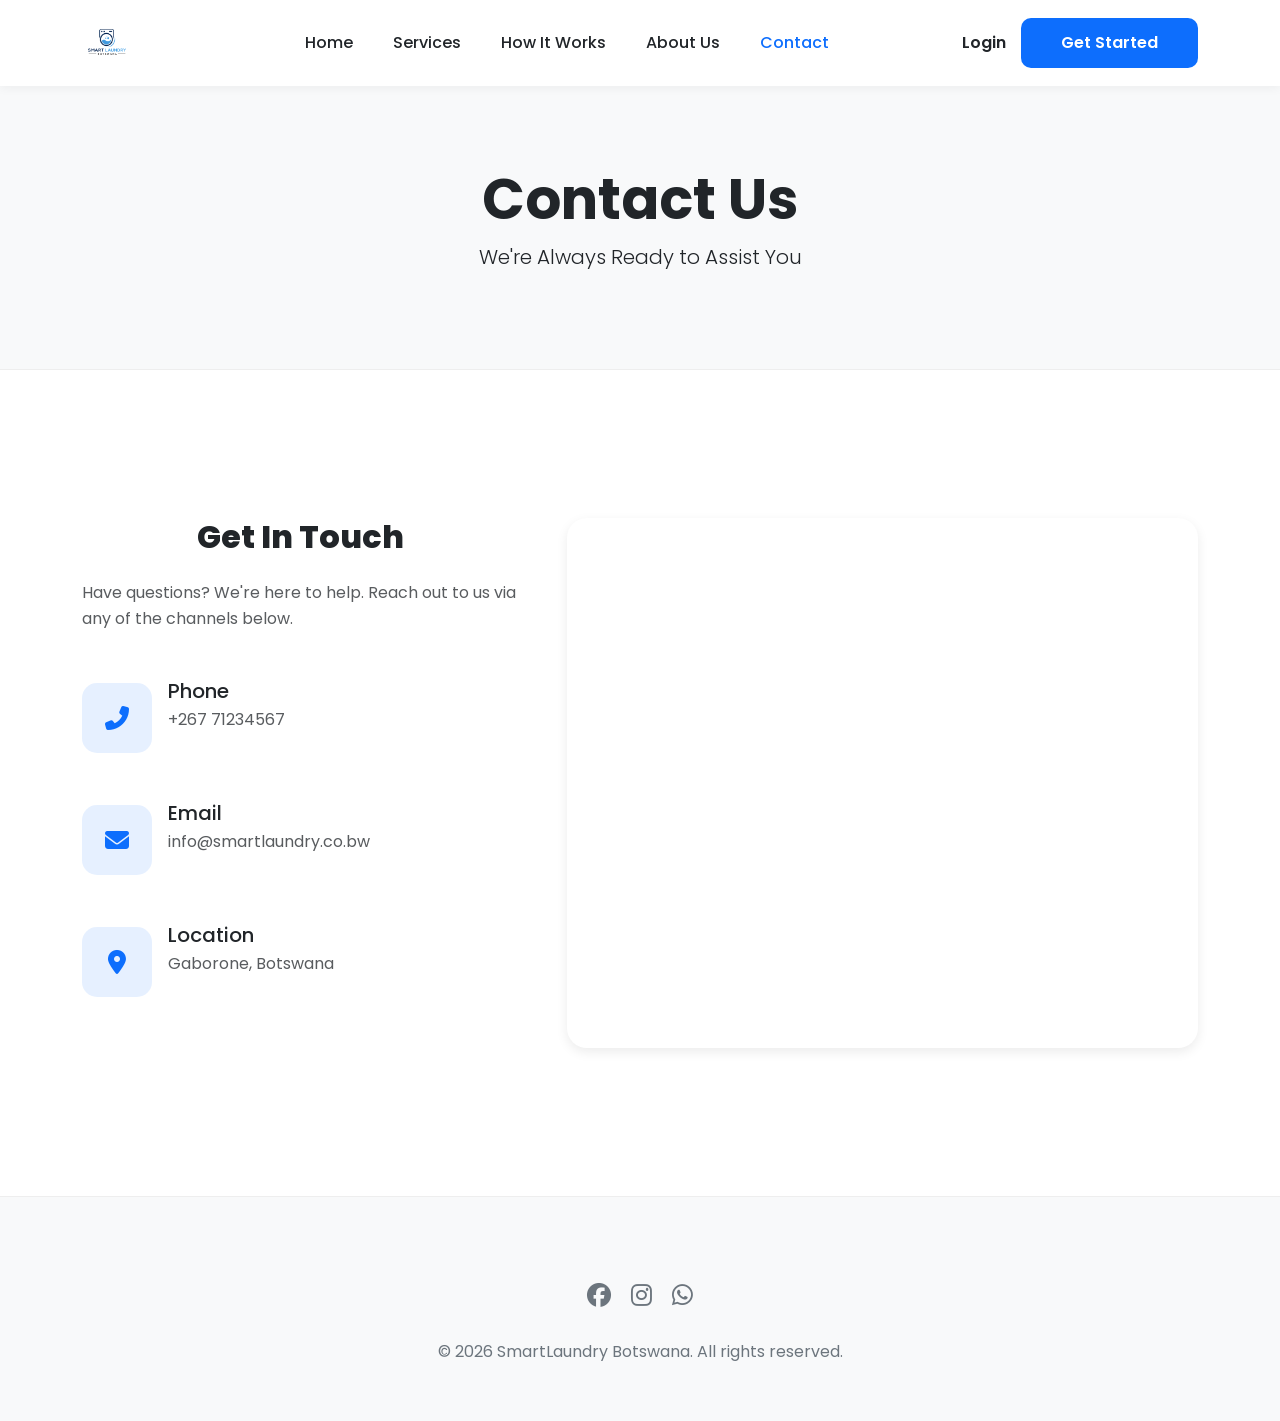
<file: contact.html>
<!DOCTYPE html>
<html lang="en">
<head>
  <meta charset="UTF-8">
  <meta name="viewport" content="width=device-width, initial-scale=1.0">
  <title>Contact Us - SmartLaundry</title>
  <link href="https://cdn.jsdelivr.net/npm/bootstrap@5.3.0/dist/css/bootstrap.min.css" rel="stylesheet">
  <link rel="stylesheet" href="https://cdnjs.cloudflare.com/ajax/libs/font-awesome/6.4.0/css/all.min.css">
  <link rel="stylesheet" href="styles.css">
</head>
<body>

<!-- NAVBAR -->
<nav class="navbar navbar-expand-lg sticky-top">
  <div class="container">
    <a class="navbar-brand" href="index.html">
      <img src="images/SBLLogo.png" alt="SmartLaundry Botswana Logo">
    </a>

    <button class="navbar-toggler" type="button" data-bs-toggle="collapse" data-bs-target="#nav">
      <span class="navbar-toggler-icon"></span>
    </button>

    <div class="collapse navbar-collapse" id="nav">
      <ul class="navbar-nav mx-auto">
        <li class="nav-item"><a class="nav-link" href="index.html">Home</a></li>
        <li class="nav-item"><a class="nav-link" href="services.html">Services</a></li>
        <li class="nav-item"><a class="nav-link" href="how-it-works.html">How It Works</a></li>
        <li class="nav-item"><a class="nav-link" href="about-us.html">About Us</a></li>
        <li class="nav-item"><a class="nav-link active" href="contact.html">Contact</a></li>
      </ul>
      <div class="d-flex align-items-center">
        <a href="#" class="btn-login">Login</a>
        <a href="order.html" class="btn btn-primary">Get Started</a>
      </div>
    </div>
  </div>
</nav>

<header class="page-header">
  <div class="container">
    <h1 class="display-4 fw-bold">Contact Us</h1>
    <p class="lead">We're Always Ready to Assist You</p>
  </div>
</header>
<section class="container my-5">
  <div class="row g-5">
    <div class="col-md-5">
      <h2 class="mb-4">Get In Touch</h2>
      <p class="text-muted mb-5">Have questions? We're here to help. Reach out to us via any of the channels below.</p>
      
      <div class="d-flex mb-4">
        <div class="feature-icon fs-4 me-3 mt-1"><i class="fas fa-phone-alt"></i></div>
        <div>
          <h5 class="mb-1">Phone</h5>
          <p class="text-muted">+267 71234567</p>
        </div>
      </div>
      
      <div class="d-flex mb-4">
        <div class="feature-icon fs-4 me-3 mt-1"><i class="fas fa-envelope"></i></div>
        <div>
          <h5 class="mb-1">Email</h5>
          <p class="text-muted">info@smartlaundry.co.bw</p>
        </div>
      </div>
      
      <div class="d-flex">
        <div class="feature-icon fs-4 me-3 mt-1"><i class="fas fa-map-marker-alt"></i></div>
        <div>
          <h5 class="mb-1">Location</h5>
          <p class="text-muted">Gaborone, Botswana</p>
        </div>
      </div>
    </div>
    
    <div class="col-md-7">
      <div class="card overflow-hidden">
        <iframe 
          src="https://maps.google.com/maps?q=Gaborone&t=&z=13&ie=UTF8&iwloc=&output=embed"
          width="100%" height="450" style="border:0;" allowfullscreen="" loading="lazy">
        </iframe>
      </div>
    </div>
  </div>
</section>

<footer class="text-center">
  <div class="container">
    <div class="mb-4">
      <a href="#" class="me-3 fs-4"><i class="fab fa-facebook"></i></a>
      <a href="#" class="me-3 fs-4"><i class="fab fa-instagram"></i></a>
      <a href="#" class="fs-4"><i class="fab fa-whatsapp"></i></a>
    </div>
    <p>&copy; 2026 SmartLaundry Botswana. All rights reserved.</p>
  </div>
</footer>

<script src="https://cdn.jsdelivr.net/npm/bootstrap@5.3.0/dist/js/bootstrap.bundle.min.js"></script>
</body>
</html>
</file>
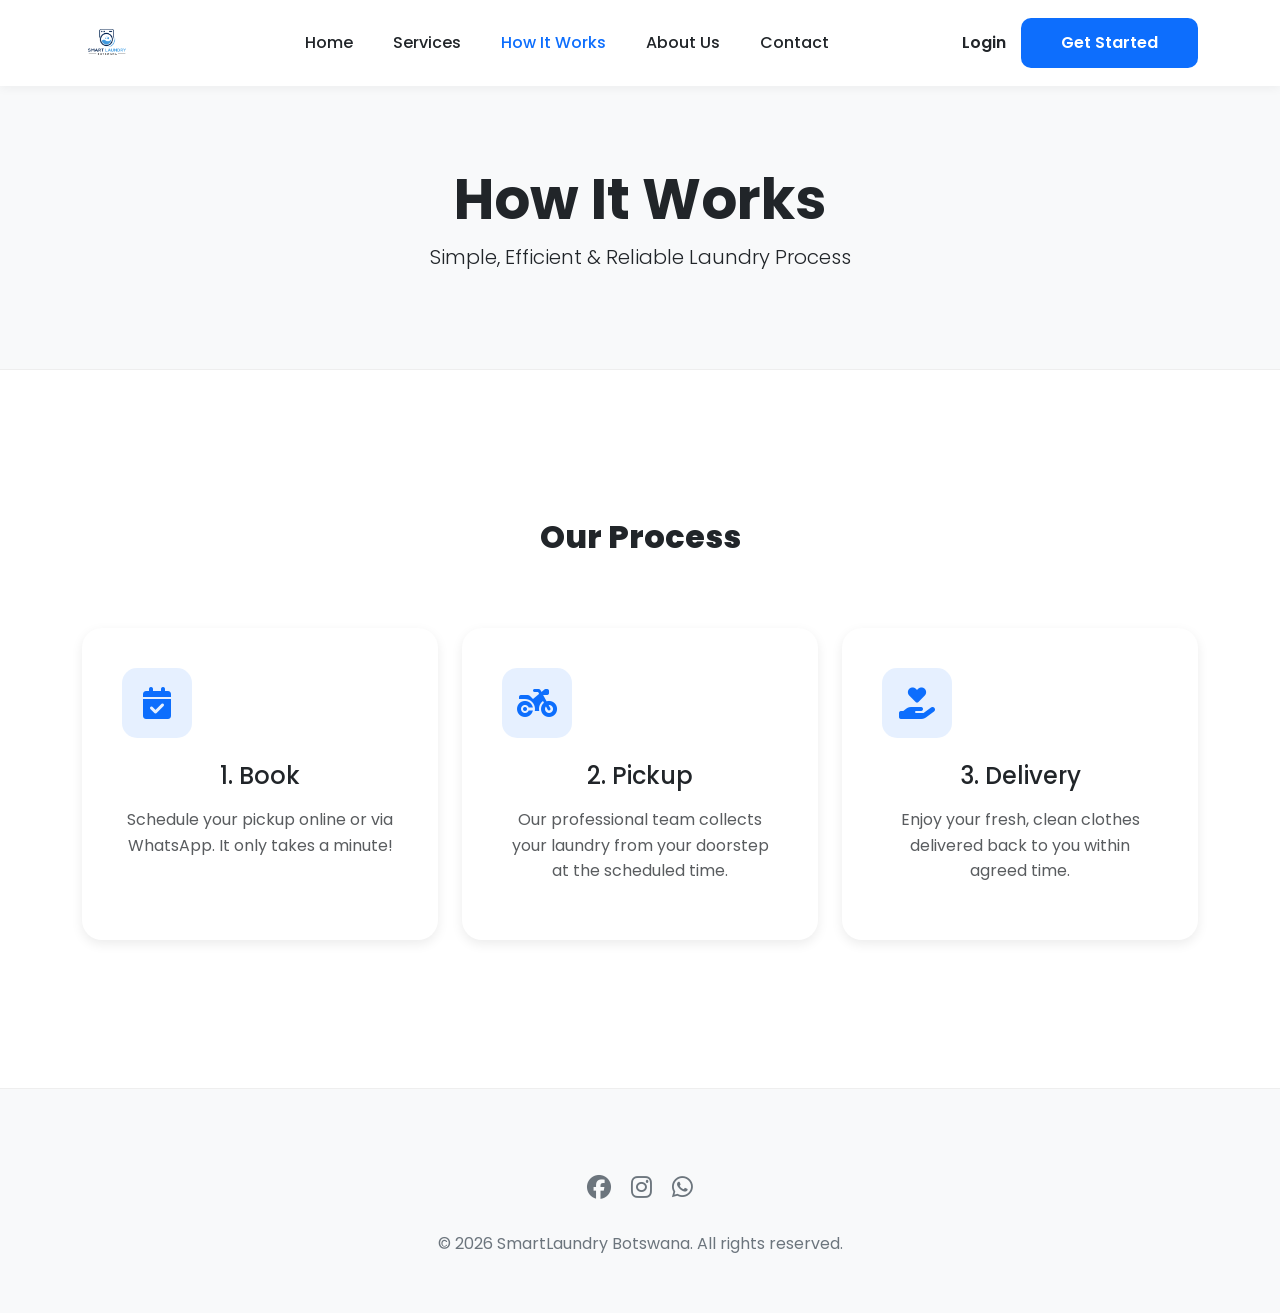
<file: how-it-works.html>
<!DOCTYPE html>
<html lang="en">
<head>
  <meta charset="UTF-8">
  <meta name="viewport" content="width=device-width, initial-scale=1.0">
  <title>How It Works - SmartLaundry</title>
  <link href="https://cdn.jsdelivr.net/npm/bootstrap@5.3.0/dist/css/bootstrap.min.css" rel="stylesheet">
  <link rel="stylesheet" href="https://cdnjs.cloudflare.com/ajax/libs/font-awesome/6.4.0/css/all.min.css">
  <link rel="stylesheet" href="styles.css">
</head>
<body>

<!-- NAVBAR -->
<nav class="navbar navbar-expand-lg sticky-top">
  <div class="container">
    <a class="navbar-brand" href="index.html">
      <img src="images/SBLLogo.png" alt="SmartLaundry Botswana Logo">
    </a>

    <button class="navbar-toggler" type="button" data-bs-toggle="collapse" data-bs-target="#nav">
      <span class="navbar-toggler-icon"></span>
    </button>

    <div class="collapse navbar-collapse" id="nav">
      <ul class="navbar-nav mx-auto">
        <li class="nav-item"><a class="nav-link" href="index.html">Home</a></li>
        <li class="nav-item"><a class="nav-link" href="services.html">Services</a></li>
        <li class="nav-item"><a class="nav-link active" href="how-it-works.html">How It Works</a></li>
        <li class="nav-item"><a class="nav-link" href="about-us.html">About Us</a></li>
        <li class="nav-item"><a class="nav-link" href="contact.html">Contact</a></li>
      </ul>
      <div class="d-flex align-items-center">
        <a href="#" class="btn-login">Login</a>
        <a href="order.html" class="btn btn-primary">Get Started</a>
      </div>
    </div>
  </div>
</nav>

<header class="page-header">
  <div class="container">
    <h1 class="display-4 fw-bold">How It Works</h1>
    <p class="lead">Simple, Efficient & Reliable Laundry Process</p>
  </div>
</header>
<section class="container my-5 text-center">
  <h2 class="mb-5">Our Process</h2>

  <div class="row g-4 mt-2">
    <div class="col-md-4">
      <div class="card h-100 p-4">
        <div class="feature-icon"><i class="fas fa-calendar-check"></i></div>
        <h4 class="mb-3">1. Book</h4>
        <p class="text-muted">Schedule your pickup online or via WhatsApp. It only takes a minute!</p>
      </div>
    </div>

    <div class="col-md-4">
      <div class="card h-100 p-4">
        <div class="feature-icon"><i class="fas fa-motorcycle"></i></div>
        <h4 class="mb-3">2. Pickup</h4>
        <p class="text-muted">Our professional team collects your laundry from your doorstep at the scheduled time.</p>
      </div>
    </div>

    <div class="col-md-4">
      <div class="card h-100 p-4">
        <div class="feature-icon"><i class="fas fa-hand-holding-heart"></i></div>
        <h4 class="mb-3">3. Delivery</h4>
        <p class="text-muted">Enjoy your fresh, clean clothes delivered back to you within agreed time.</p>
      </div>
    </div>
  </div>
</section>

<footer class="text-center">
  <div class="container">
    <div class="mb-4">
      <a href="#" class="me-3 fs-4"><i class="fab fa-facebook"></i></a>
      <a href="#" class="me-3 fs-4"><i class="fab fa-instagram"></i></a>
      <a href="#" class="fs-4"><i class="fab fa-whatsapp"></i></a>
    </div>
    <p>&copy; 2026 SmartLaundry Botswana. All rights reserved.</p>
  </div>
</footer>

<script src="https://cdn.jsdelivr.net/npm/bootstrap@5.3.0/dist/js/bootstrap.bundle.min.js"></script>
</body>
</html>
</file>
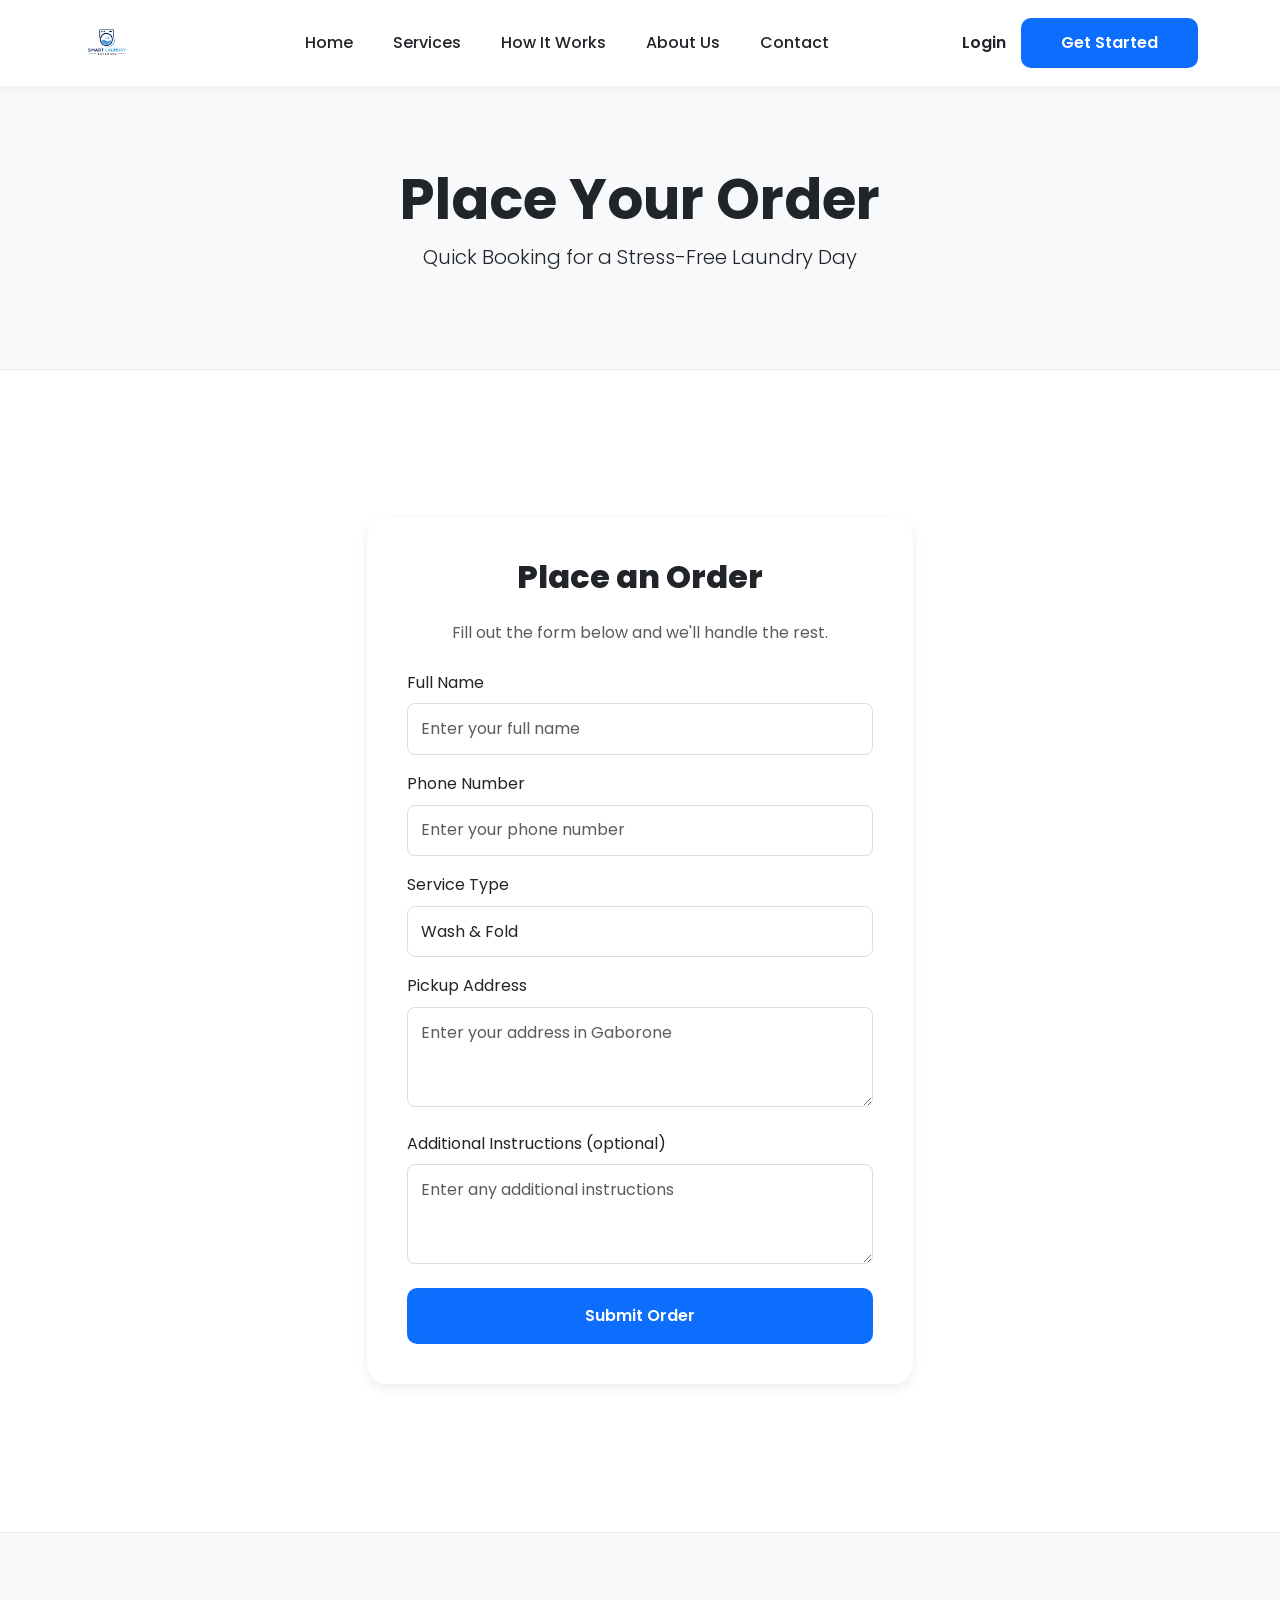
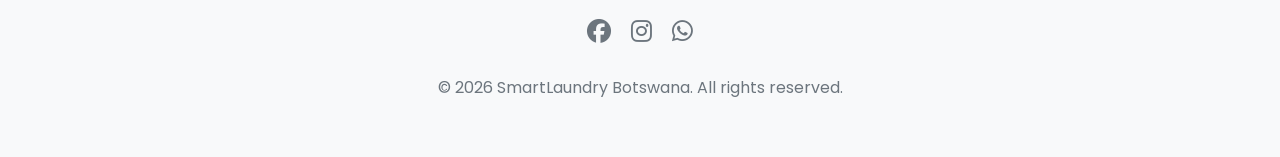
<file: order.html>
<!DOCTYPE html>
<html lang="en">
<head>
  <meta charset="UTF-8">
  <meta name="viewport" content="width=device-width, initial-scale=1.0">
  <title>Order - SmartLaundry</title>
  <link href="https://cdn.jsdelivr.net/npm/bootstrap@5.3.0/dist/css/bootstrap.min.css" rel="stylesheet">
  <link rel="stylesheet" href="https://cdnjs.cloudflare.com/ajax/libs/font-awesome/6.4.0/css/all.min.css">
  <link rel="stylesheet" href="styles.css">
</head>
<body>

<!-- NAVBAR -->
<nav class="navbar navbar-expand-lg sticky-top">
  <div class="container">
    <a class="navbar-brand" href="index.html">
      <img src="images/SBLLogo.png" alt="SmartLaundry Botswana Logo">
    </a>

    <button class="navbar-toggler" type="button" data-bs-toggle="collapse" data-bs-target="#nav">
      <span class="navbar-toggler-icon"></span>
    </button>

    <div class="collapse navbar-collapse" id="nav">
      <ul class="navbar-nav mx-auto">
        <li class="nav-item"><a class="nav-link" href="index.html">Home</a></li>
        <li class="nav-item"><a class="nav-link" href="services.html">Services</a></li>
        <li class="nav-item"><a class="nav-link" href="how-it-works.html">How It Works</a></li>
        <li class="nav-item"><a class="nav-link" href="about-us.html">About Us</a></li>
        <li class="nav-item"><a class="nav-link" href="contact.html">Contact</a></li>
      </ul>
      <div class="d-flex align-items-center">
        <a href="#" class="btn-login">Login</a>
        <a href="order.html" class="btn btn-primary">Get Started</a>
      </div>
    </div>
  </div>
</nav>

<header class="page-header">
  <div class="container">
    <h1 class="display-4 fw-bold">Place Your Order</h1>
    <p class="lead">Quick Booking for a Stress-Free Laundry Day</p>
  </div>
</header>
<section class="container my-5">
  <div class="row justify-content-center">
    <div class="col-md-6">
      <div class="card p-5">
        <h2 class="text-center mb-4">Place an Order</h2>
        <p class="text-center text-muted mb-4">Fill out the form below and we'll handle the rest.</p>
        
        <form id="orderForm">
          <div class="mb-3">
            <label class="form-label">Full Name</label>
            <input type="text" class="form-control" placeholder="Enter your full name" required>
          </div>
          <div class="mb-3">
            <label class="form-label">Phone Number</label>
            <input type="tel" class="form-control" placeholder="Enter your phone number" required>
          </div>
          <div class="mb-3">
            <label class="form-label">Service Type</label>
            <select class="form-control" id="serviceSelect">
              <option>Wash & Fold</option>
              <option>Wash & Iron</option>
              <option>Express Service</option>
            </select>
          </div>
          <div class="mb-4">
            <label class="form-label">Pickup Address</label>
            <textarea class="form-control" rows="3" placeholder="Enter your address in Gaborone"></textarea>
          </div>
          <div class="mb-4">
            <label class="form-label">Additional Instructions (optional)</label>
            <textarea class="form-control" rows="3" placeholder="Enter any additional instructions"></textarea>
          </div>
          <button type="submit" class="btn btn-primary w-100 py-3">Submit Order</button>
        </form>
      </div>
    </div>
  </div>
</section>

<footer class="text-center">
  <div class="container">
    <div class="mb-4">
      <a href="#" class="me-3 fs-4"><i class="fab fa-facebook"></i></a>
      <a href="#" class="me-3 fs-4"><i class="fab fa-instagram"></i></a>
      <a href="#" class="fs-4"><i class="fab fa-whatsapp"></i></a>
    </div>
    <p>&copy; 2026 SmartLaundry Botswana. All rights reserved.</p>
  </div>
</footer>

<script src="https://cdn.jsdelivr.net/npm/bootstrap@5.3.0/dist/js/bootstrap.bundle.min.js"></script>
<script src="script.js"></script>
</body>
</html>
</file>
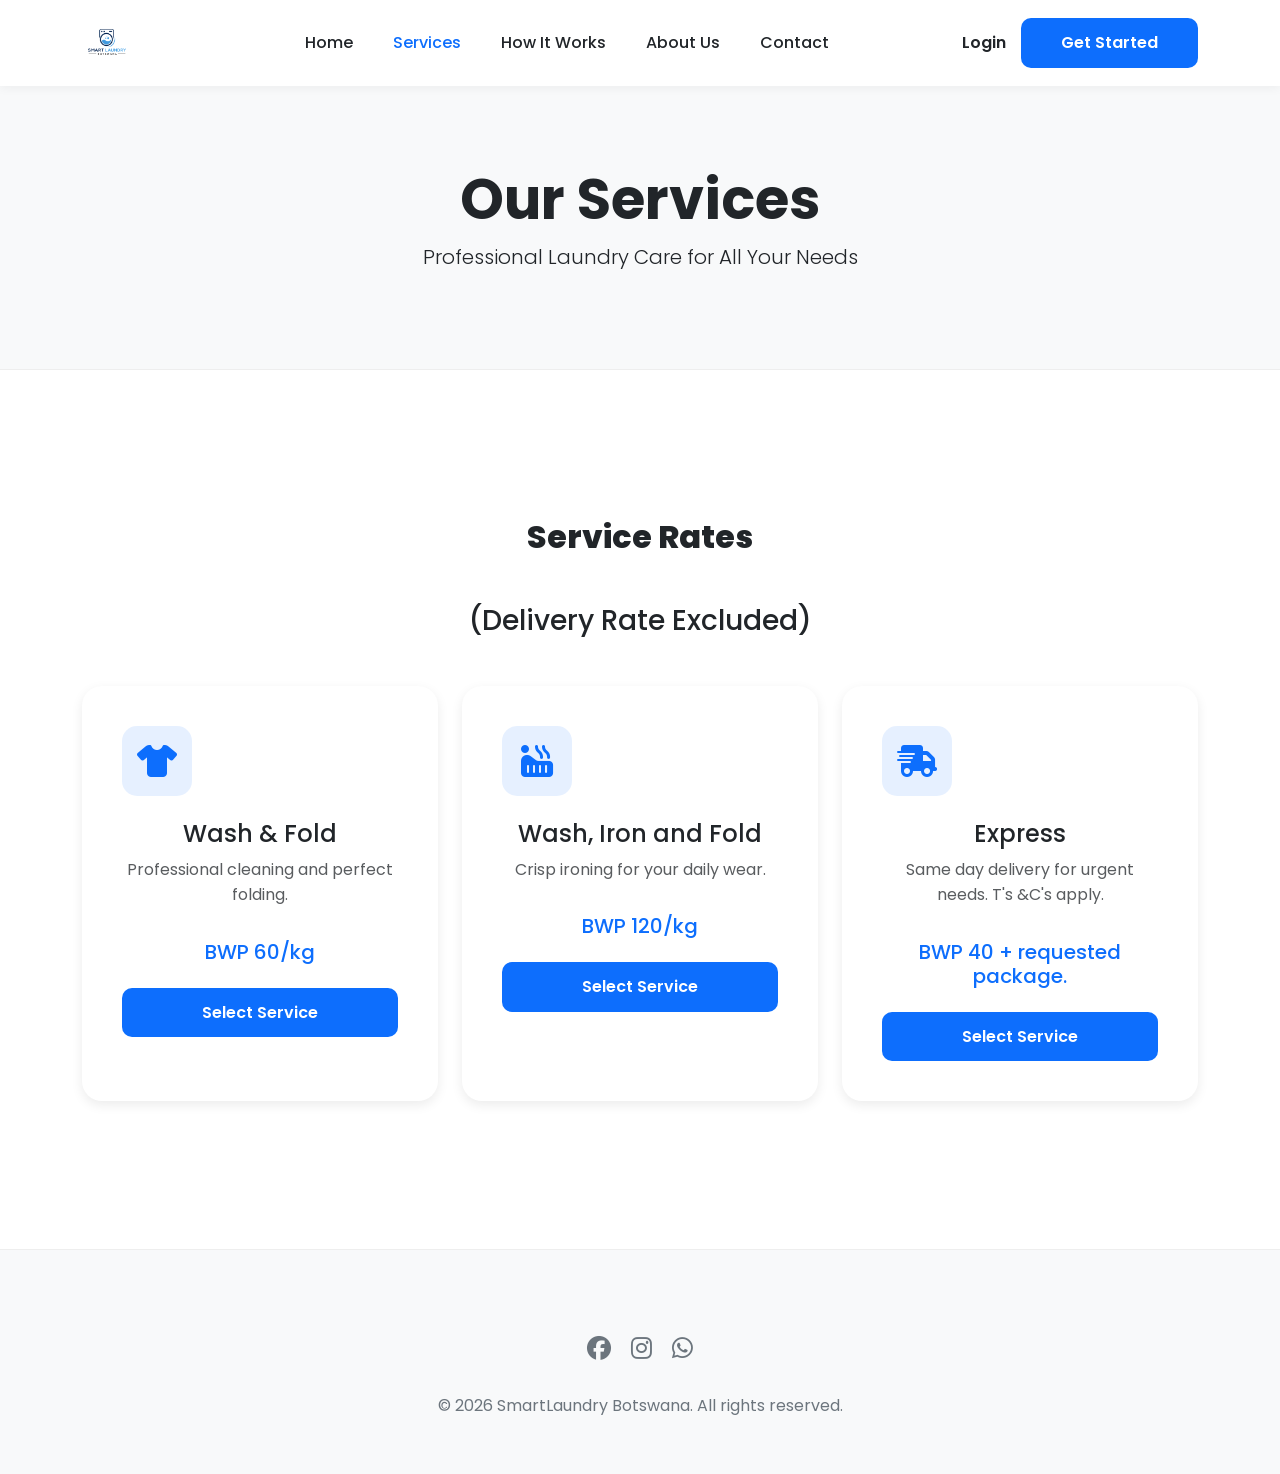
<file: services.html>
<!DOCTYPE html>
<html lang="en">
<head>
  <meta charset="UTF-8">
  <meta name="viewport" content="width=device-width, initial-scale=1.0">
  <title>Services - SmartLaundry</title>
  <link href="https://cdn.jsdelivr.net/npm/bootstrap@5.3.0/dist/css/bootstrap.min.css" rel="stylesheet">
  <link rel="stylesheet" href="https://cdnjs.cloudflare.com/ajax/libs/font-awesome/6.4.0/css/all.min.css">
  <link rel="stylesheet" href="styles.css">
</head>
<body>

<!-- NAVBAR -->
<nav class="navbar navbar-expand-lg sticky-top">
  <div class="container">
    <a class="navbar-brand" href="index.html">
      <img src="images/SBLLogo.png" alt="SmartLaundry Botswana Logo">
    </a>

    <button class="navbar-toggler" type="button" data-bs-toggle="collapse" data-bs-target="#nav">
      <span class="navbar-toggler-icon"></span>
    </button>

    <div class="collapse navbar-collapse" id="nav">
      <ul class="navbar-nav mx-auto">
        <li class="nav-item"><a class="nav-link" href="index.html">Home</a></li>
        <li class="nav-item"><a class="nav-link active" href="services.html">Services</a></li>
        <li class="nav-item"><a class="nav-link" href="how-it-works.html">How It Works</a></li>
        <li class="nav-item"><a class="nav-link" href="about-us.html">About Us</a></li>
        <li class="nav-item"><a class="nav-link" href="contact.html">Contact</a></li>
      </ul>
      <div class="d-flex align-items-center">
        <a href="#" class="btn-login">Login</a>
        <a href="order.html" class="btn btn-primary">Get Started</a>
      </div>
    </div>
  </div>
</nav>

<header class="page-header">
  <div class="container">
    <h1 class="display-4 fw-bold">Our Services</h1>
    <p class="lead">Professional Laundry Care for All Your Needs</p>
  </div>
</header>
<section class="container my-5 text-center">
  <h2 class="mb-5">Service Rates</h2>
  <h3 class="mb-4">(Delivery Rate Excluded)</h3>

  <div class="row g-4 mt-2">
    <div class="col-md-4">
      <div class="card h-100 p-4">
        <div class="feature-icon"><i class="fas fa-tshirt"></i></div>
        <h4>Wash & Fold</h4>
        <p class="text-muted">Professional cleaning and perfect folding.</p>
        <h5 class="text-primary mt-3">BWP 60/kg</h5>
        <a href="order.html?service=Wash & Fold" class="btn btn-primary mt-3">Select Service</a>
      </div>
    </div>

    <div class="col-md-4">
      <div class="card h-100 p-4">
        <div class="feature-icon"><i class="fas fa-hot-tub"></i></div>
        <h4>Wash, Iron and Fold</h4>
        <p class="text-muted">Crisp ironing for your daily wear.</p>
        <h5 class="text-primary mt-3">BWP 120/kg</h5>
        <a href="order.html?service=Wash, Iron and Fold" class="btn btn-primary mt-3">Select Service</a>
      </div>
    </div>

    <div class="col-md-4">
      <div class="card h-100 p-4">
        <div class="feature-icon"><i class="fas fa-shipping-fast"></i></div>
        <h4>Express</h4>
        <p class="text-muted">Same day delivery for urgent needs. T's &C's apply.</p>
        <h5 class="text-primary mt-3"> BWP 40 + requested package.</h5>
        <a href="order.html?service=Express Service" class="btn btn-primary mt-3">Select Service</a>
      </div>
    </div>
  </div>
</section>

<footer class="text-center">
  <div class="container">
    <div class="mb-4">
      <a href="#" class="me-3 fs-4"><i class="fab fa-facebook"></i></a>
      <a href="#" class="me-3 fs-4"><i class="fab fa-instagram"></i></a>
      <a href="#" class="fs-4"><i class="fab fa-whatsapp"></i></a>
    </div>
    <p>&copy; 2026 SmartLaundry Botswana. All rights reserved.</p>
  </div>
</footer>

<script src="https://cdn.jsdelivr.net/npm/bootstrap@5.3.0/dist/js/bootstrap.bundle.min.js"></script>
</body>
</html>
</file>
<file: styles.css>
@import url('https://fonts.googleapis.com/css2?family=Poppins:wght@300;400;600;700&display=swap');

:root {
  --primary-color: #0d6efd;
  --secondary-color: #0d6efd;
  --accent-color: #ffc107;
  --text-light: #f8f9fa;
  --text-dark: #212529;
  --bg-light: #f8f9fa;
  --shadow: 0 4px 12px rgba(0, 0, 0, 0.08);
  --transition: all 0.3s ease;
}

body {
  font-family: 'Poppins', sans-serif;
  color: var(--text-dark);
  line-height: 1.6;
}

/* NAVBAR */
.navbar {
  padding: 0.8rem 0;
  background: white !important;
  box-shadow: 0 2px 10px rgba(0,0,0,0.05);
}

.navbar-brand {
  font-weight: 700;
  font-size: 1.5rem;
  color: var(--primary-color) !important;
  display: flex;
  align-items: center;
}

.navbar-brand img {
  height: 50px;
  width: auto;
  max-width: 250px;
  object-fit: contain;
  filter: brightness(1) contrast(1.05);
}

.navbar-brand i {
  margin-right: 10px;
}

.nav-link {
  font-weight: 500;
  margin-left: 1.5rem;
  color: var(--text-dark) !important;
  transition: var(--transition);
}

.nav-link:hover, .nav-link.active {
  color: var(--primary-color) !important;
}

/* HERO & PAGE HEADERS */
.hero, .page-header {
  display: flex;
  align-items: center;
  justify-content: center;
  text-align: center;
}

.hero {
  padding: 100px 0;
  background: #fdfdfd;
  min-height: 80vh;
}

.page-header {
  padding: 80px 0;
  background: #f8f9fa;
  border-bottom: 1px solid #eee;
  flex-direction: column;
}

.hero h1 {
  font-size: 3.5rem;
  font-weight: 800;
  line-height: 1.2;
  margin-bottom: 1.5rem;
  color: var(--text-dark);
}

.hero p {
  font-size: 1.2rem;
  color: #6c757d;
  margin-bottom: 2.5rem;
}

.hero-image img {
  border-radius: 20px;
  box-shadow: 0 20px 40px rgba(0,0,0,0.1);
}

/* BUTTONS */
.btn-primary {
  background-color: var(--primary-color);
  border: none;
  padding: 0.8rem 2.5rem;
  font-weight: 600;
  border-radius: 10px;
  transition: var(--transition);
}

.btn-primary:hover {
  background-color: #0b5ed7;
  transform: translateY(-2px);
  box-shadow: 0 8px 15px rgba(13, 110, 253, 0.2);
}

.btn-outline-primary {
  border: 2px solid var(--primary-color);
  color: var(--primary-color);
  padding: 0.8rem 2.5rem;
  font-weight: 600;
  border-radius: 10px;
  transition: var(--transition);
}

.btn-outline-primary:hover {
  background-color: var(--primary-color);
  color: white;
  transform: translateY(-2px);
}

.btn-login {
  color: var(--text-dark);
  font-weight: 600;
  margin-right: 15px;
  text-decoration: none;
}

.btn-login:hover {
  color: var(--primary-color);
}

/* SECTIONS */
section {
  padding: 100px 0;
}

h2 {
  font-weight: 800;
  margin-bottom: 1.5rem;
  text-align: center;
}

/* CARDS */
.card {
  border: none;
  border-radius: 20px;
  box-shadow: var(--shadow);
  transition: var(--transition);
  padding: 40px !important;
}

.card:hover {
  transform: translateY(-10px);
  box-shadow: 0 15px 30px rgba(0, 0, 0, 0.1);
}

.feature-icon {
  width: 70px;
  height: 70px;
  background: rgba(13, 110, 253, 0.1);
  color: var(--primary-color);
  border-radius: 15px;
  display: flex;
  align-items: center;
  justify-content: center;
  font-size: 2rem;
  margin-bottom: 1.5rem;
}

.feature-icon.mx-auto {
  margin-left: auto;
  margin-right: auto;
}

/* FOOTER */
footer {
  background-color: #f8f9fa;
  color: #6c757d;
  padding: 80px 0 40px;
  border-top: 1px solid #eee;
}

footer a {
  color: #6c757d;
  text-decoration: none;
  transition: var(--transition);
}

footer a:hover {
  color: var(--primary-color);
}

@media (max-width: 991px) {
  .hero {
    text-align: center;
    padding: 60px 0;
  }
  .hero h1 {
    font-size: 2.5rem;
  }
  .hero-image {
    margin-top: 50px;
  }
}

/* FORMS */
.form-control {
  padding: 0.8rem;
  border-radius: 8px;
  border: 1px solid #ddd;
}

.form-control:focus {
  box-shadow: 0 0 0 0.25rem rgba(52, 152, 219, 0.25);
  border-color: var(--secondary-color);
}

@media (max-width: 768px) {
  .hero h1 {
    font-size: 2.5rem;
  }
}
</file>
